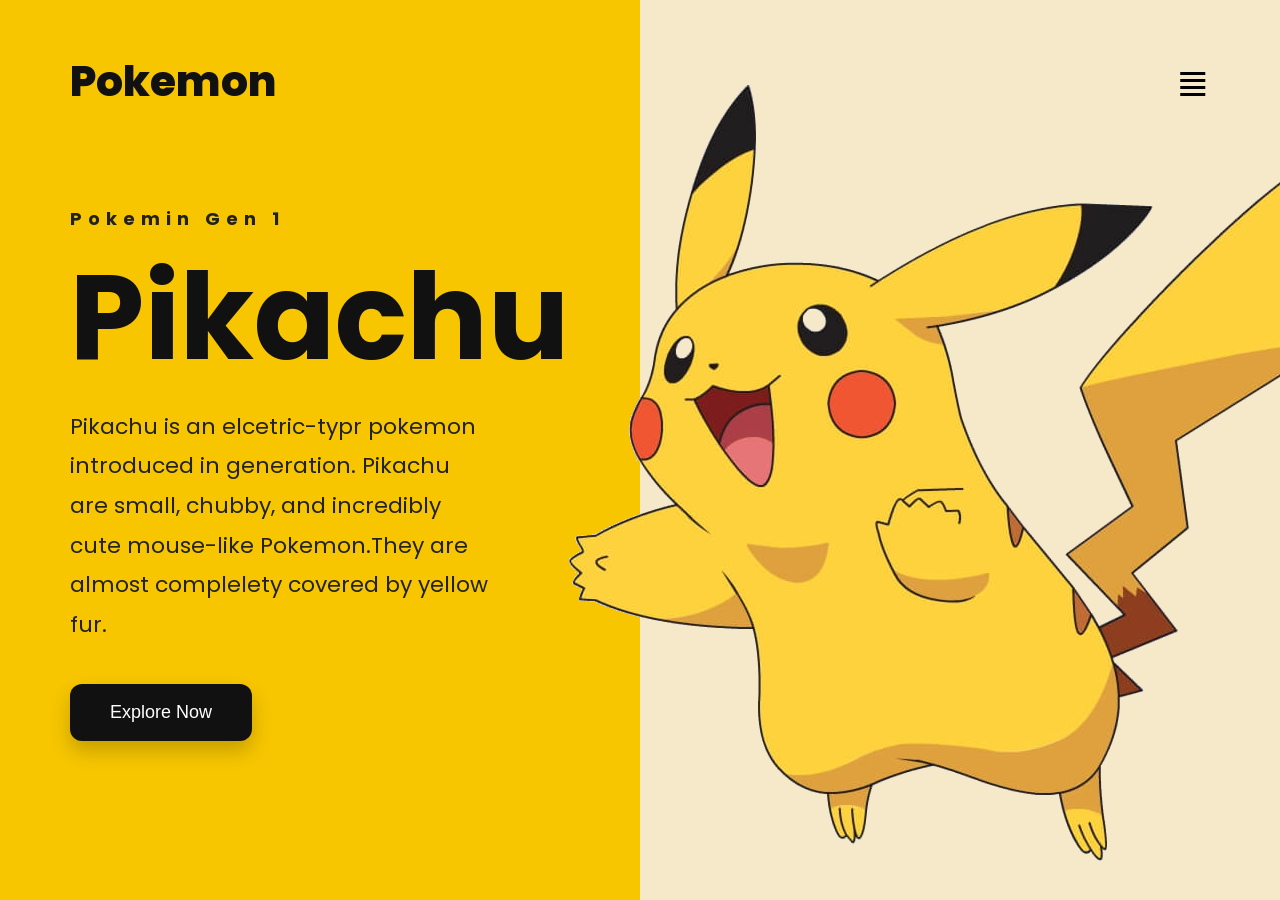
<file: index.html>
<!doctype html>
<html lang="en">
  <head>
    <meta charset="UTF-8" />
    <meta name="viewport" content="width=device-width, initial-scale=1.0" />
    <title>Pikachu UI</title>

    <link rel="preconnect"
          href="https://fonts.googleapis.com">

    <link rel="preconnect"
          href="https://fonts.gstatic.com"
          crossorigin>

    <link href="https://fonts.googleapis.com/css2?family=Poppins:wght@300;400;500;700&display=swap"
          rel="stylesheet">


    <link rel="stylesheet" href="pika.css" />
  </head>
  <body>
    <section class="hero">
      <nav>
        <h2 class="logo">Pokemon</h2>
        <div class="menu">≣</div>
      </nav>

      <!--CONTENT-->

      <div class="content">
        <div class="left">
          <h4>Pokemin Gen 1</h4>

          <h1>Pikachu</h1>
          <p>
            Pikachu is an elcetric-typr pokemon introduced in generation.
            Pikachu are small, chubby, and incredibly cute mouse-like
            Pokemon.They are almost complelety covered by yellow fur.
          </p>
          <button>Explore Now</button>
        </div>
<img
            src="pikachu.png"
            alt="pikachu"
          />
    
        <div class="right">
          
        </div>
      </div>
    </section>
  </body>
</html>
</file>
<file: pika.css>
* {
  margin: 0%;
  padding: 0%;
  box-sizing: border-box;
}

html,
body {
  height: 100%;
  width: 100%;
}

/* RESET */

* {
  margin: 0;
  padding: 0;
  box-sizing: border-box;
}

/* BODY */

body {
  font-family: "Poppins", sans-serif;

  background: #dddddd;
}

/* HERO SECTION */

.hero {
  width: 100%;

  height: 100vh;

  background: linear-gradient(to right, #f7c600 50%, #f5e9c9 50%);

  padding: 50px 70px;

  position: relative;

  overflow: hidden;
}

/* NAVBAR */

nav {
  display: flex;

  justify-content: space-between;

  align-items: center;
}

/* LOGO */

.logo {
  font-size: 42px;

  font-weight: 800;

  color: #111;
}

/* MENU */

.menu {
  font-size: 40px;

  cursor: pointer;

  transition: 0.3s;
}

.menu:hover {
  transform: scale(1.2);
}

/* CONTENT */

.content {
  display: flex;

  justify-content: space-between;

  align-items: center;

  height: 90%;
}

/* LEFT SIDE */

.left {
  width: 40%;

  z-index: 10;
}

/* SMALL TEXT */

.left h4 {
  font-size: 18px;

  letter-spacing: 6px;

  color: #222;

  margin-bottom: 25px;
}

/* MAIN HEADING */

.left h1 {
  font-size: 120px;

  line-height: 1;

  color: #111;

  margin-bottom: 30px;
}

/* PARAGRAPH */

.left p {
  width: 420px;

  font-size: 22px;

  line-height: 1.8;

  color: #222;

  margin-bottom: 40px;
}

/* BUTTON */

button {
  padding: 18px 40px;

  border: none;

  background: #111;

  color: white;

  border-radius: 12px;

  font-size: 18px;

  cursor: pointer;

  transition: 0.3s;

  box-shadow: 0 10px 20px rgba(0, 0, 0, 0.2);
}

/* BUTTON HOVER */

button:hover {
  transform: translateY(-5px);

  background: #222;
}

/* RIGHT SIDE */

.right {
  width: 50%;
}

/* IMAGE */
/*
.right img {
  width: 500px;

  position: absolute;

  left: 50%;
  top: 50%;

  transform: translate(-50%, -50%);

  z-index: 10;

  animation: float 3s ease-in-out infinite;
  transition: 0.4s;
}*/

/* IMAGE HOVER */



/* FLOAT ANIMATION */

@keyframes float {
  0% {
    transform: translateY(0px);
  }

  50% {
    transform: translateY(-20px);
  }

  100% {
    transform: translateY(0px);
  }
}

.circle {
  width: 250px;

  height: 250px;

  border: 18px solid rgba(0, 0, 0, 0.08);

  border-radius: 50%;

  position: absolute;

  bottom: -80px;

  left: -80px;
}

.content {
  position: relative;
  display: flex;
  justify-content: space-between;
  align-items: center;
}

.left,
.right {
  width: 50%;
}

.center-pikachu {
  position: absolute;
  left: 50%;
  top: 50%;
  transform: translate(-50%, -50%);
  width: 450px; /* adjust as needed */
  z-index: 10;
  animation: float 3s ease-in-out infinite;
  transition: 0.4s;
}
img:hover {
  transform: scale(1.05);
}
</file>
